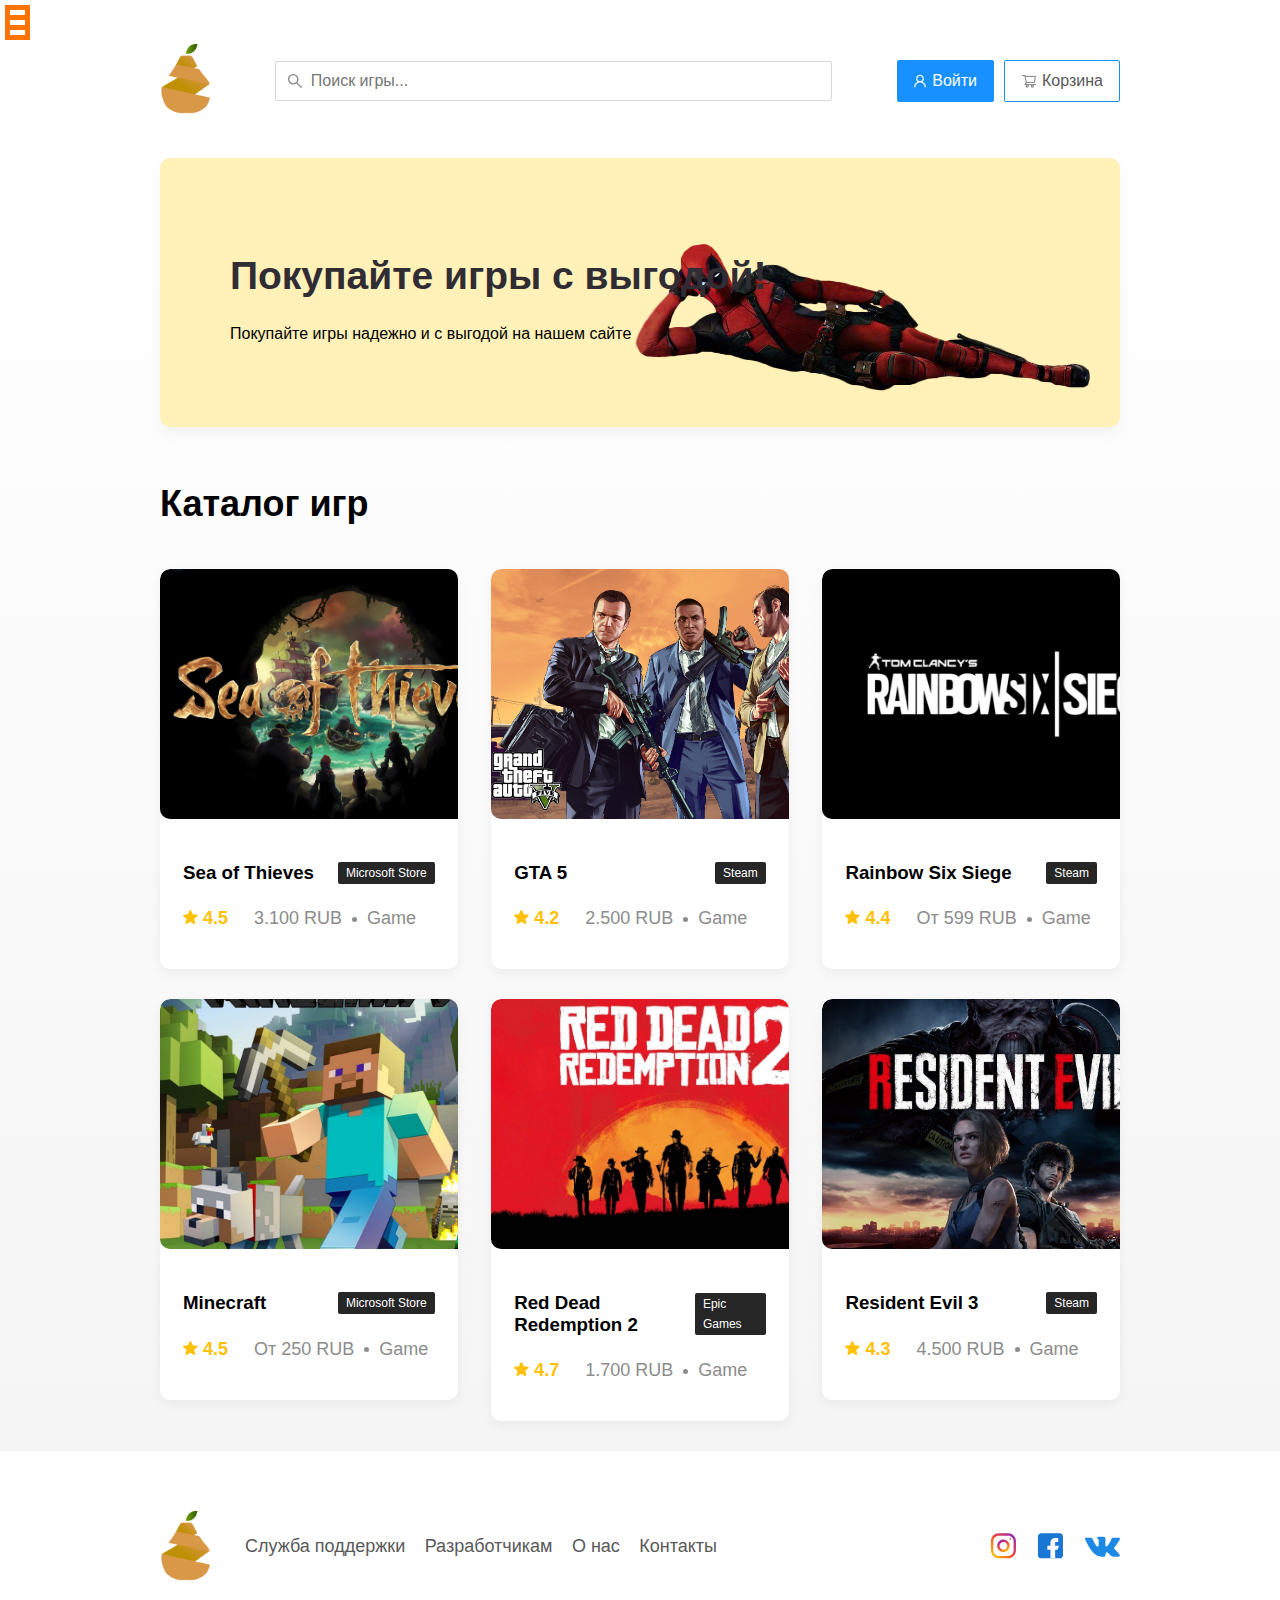
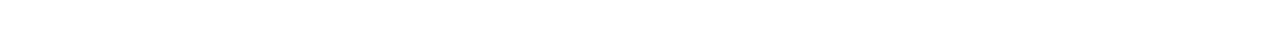
<file: index.html>
<!DOCTYPE html>
<html lang="en">
<head>
    <link rel="stylesheet" href="normalize.css">  
    <link rel="stylesheet" href="style.css">
    <meta charset="UTF-8">
    <meta name="viewport" content="width=device-width, initial-scale=1.0">
    <title>Pear - игровая платформа</title>
    <link href="https://fonts.googleapis.com/css?family=Roboto:400,700&display=swap&subset=cyrillic" rel="stylesheeet" />
</head>
<body>
 <div class="container">
    <header class = "header">
        <input type="checkbox" id="hmt" class="hidden-menu-ticker">
<label class="btn-menu" for="hmt">
  <span class="first"></span>
  <span class="second"></span>
  <span class="third"></span>
</label>
<ul class="hidden-menu">
  <li><a href="#"><div class="menu-text">Главная</div></a></li>  
  <li><a href="news/news.html"><div class="menu-text">Новинки</div></a></li>
  <li><a href="info/info.html"><div class="menu-text">О нас</div></a></li>  
  <li><a href="teh/teh.html"><div class="menu-text">Служба поддержки</div></a></li>
</ul>
        <a href = "#"></href><img src="img\logo.png" alt="Logo" class="logo" /></a>
<input type="text" class="input search-input" placeholder="Поиск игры..."/>
<div class="buttons">
    <button class="button button-primary"><img src="img\Vector.svg" alt="User" class="user"><span class="button-text">Войти</span></button>
    <button class="button button-primary1" id="cart-button">
    <img src = "img\Vector1.svg" alt="" class="bucket">Корзина</button>
</div>
    </header>
    </div>
   <main class="main">
       <div class="container">
        <section class="promo">
            <h1 class="promo-title">Покупайте игры с выгодой!</h1>
            <p class="promo-text">Покупайте игры надежно и с выгодой на нашем сайте</p>
        </section>
        <section class="games">
            <div class = "section-heading">
                <h2 class="section-title">Каталог игр</h2>
            </div>
            <div class="cards">
                <div class="card">
                    <img src="img\seaofthieves.png" alt="Sea of Thieves" class= "card-image">
                    <div class="card-text">
                        <div class="card-heading">
                            <h3 class="title">Sea of Thieves</h3>
                            <span class="card-tag tag">Microsoft Store</span>
                        </div>
                        <div class="card-info">
                            <div class="rating"><img src="img\star.svg" alt="rating" class="star">4.5</div>
    <div class="price">3.100 RUB</div>
        <div class="category">Game</div>
    
     
                            
                        </div>
                        <!-- /card-info -->
                    </div>
                    <!-- /card-text -->
                </div>
                <!-- /card -->
                <div class="card wow fadeInUp" data-wow-delay="0.4s">
                    <img src="img\gta5.jpg" alt="GTA 5" class= "card-image">
                    <div class="card-text">
                        <div class="card-heading">
                            <h3 class="title">GTA 5</h3>
                            <span class="card-tag tag">Steam</span>
                        </div>
                        <div class="card-info">
                            <div class="rating"><img src="img\star.svg" alt="rating" class="star">4.2</div>
    <div class="price">2.500 RUB</div>
        <div class="category">Game</div>
                        </div>
                        <!-- /card-info -->
                    </div>
                    <!-- /card-text -->
                </div>
                <!-- /card -->
                <div class="card wow fadeInUp" data-wow-delay="0.6s">
                    <img src="img\rainbow.jpg" alt="Rainbow Six Siege" class= "card-image">
                    <div class="card-text">
                        <div class="card-heading">
                            <h3 class="title">Rainbow Six Siege</h3>
                            <span class="card-tag tag">Steam</span>
                        </div>
                        <div class="card-info">
                            <div class="rating"><img src="img\star.svg" alt="rating" class="star">4.4</div>
    <div class="price">От 599 RUB</div>
        <div class="category">Game</div>
                        </div>
                        <!-- /card-info -->
                    </div>
                    <!-- /card-text -->
                </div>
                <!-- /card -->
                <div class="card wow fadeInUp" data-wow-delay="0.2s">
                    <img src="img\minecraft.jpg" alt="Minecraft" class= "card-image">
                    <div class="card-text">
                        <div class="card-heading">
                            <h3 class="title">Minecraft</h3>
                            <span class="card-tag tag">Microsoft Store</span>
                        </div>
                        <div class="card-info">
                            <div class="rating"><img src="img\star.svg" alt="rating" class="star">4.5</div>
    <div class="price">От 250 RUB</div>
        <div class="category">Game</div>
                        </div>
                        <!-- /card-info -->
                    </div>
                    <!-- /card-text -->
                </div>
                <!-- /card -->
                <div class="card wow fadeInUp" data-wow-delay="0.4s">
                    <img src="img\red.jpg" alt="Red Dead Redemption 2" class= "card-image">
                    <div class="card-text">
                        <div class="card-heading">
                            <h3 class="title">Red Dead Redemption 2</h3>
                            <span class="card-tag tag">Epic Games</span>
                        </div>
                        <div class="card-info">
                            <div class="rating"><img src="img\star.svg" alt="rating" class="star">4.7</div>
    <div class="price">1.700 RUB</div>
        <div class="category">Game</div>
                        </div>
                        <!-- /card-info -->
                    </div>
                    <!-- /card-text -->
                </div>
                <!-- /card -->
                <div class="card">
                    <img src="img\resident.jpg" alt="Resident Evil 3" class= "card-image">
                    <div class="card-text">
                        <div class="card-heading">
                            <h3 class="title">Resident Evil 3</h3>
                            <span class="card-tag tag">Steam</span>
                        </div>
                        <div class="card-info">
                            <div class="rating"><img src="img\star.svg" alt="rating" class="star">4.3</div>
    <div class="price">4.500 RUB</div>
        <div class="category">Game</div>
            </div>
        </section>
       </div>
   </main> 
   <footer class="footer">
       <div class="container">
           <div class="footer-block">
               <img src="img\logo.png" alt="logo" class="logo footer-logo">
               <nav class="footer-nav">
                   <a href="#" class="footer-link">Служба поддержки</a>
                   <a href="#" class="footer-link">Разработчикам</a>
                   <a href="#" class="footer-link">О нас</a>
                   <a href="#" class="footer-link">Контакты</a>
               </nav>
               <div class="social-links">
                   <a href="#" class="social-links"><img src="img/insta.svg" alt="Instagram"></a>
                   <a href="#" class="social-links"><img src="img/facebook.svg" alt="FaceBook"></a>
                   <a href="#" class="social-links"><img src="img/vk.svg" alt="VKontakte"></a>
               </div>
           </div>
           <!-- /footer-block -->
       </div>
   </footer>
   <div class="modal">
       <div class="modal-dialog">
           <div class="modal-header">
               <h3 class="modal-title">Корзина</h3>
               <button class="close">&times;</button>
           </div>
           <div class="modal-body">
               <div class="row">
                   <span class="name">Sea of Thieves</span>
                   <strong class="price1">3.100 RUB</strong>
                   <div class="counter">
                       <button class="counter-button">-</button>
                       <span class="counter1">0</span>
                       <button class="counter-button">+</button>
                       
                   </div>
                   <!-- /counter -->
               </div>
               <div class="row">
                <span class="name">Sea of Thieves</span>
                <strong class="price1">3.100 RUB</strong>
                <div class="counter">
                    <button class="counter-button">-</button>
                    <span class="counter1">0</span>
                    <button class="counter-button">+</button>
                    
                </div>
                <!-- /counter -->
            </div>
            <div class="row">
                <span class="name">Sea of Thieves</span>
                <strong class="price1">3.100 RUB</strong>
                <div class="counter">
                    <button class="counter-button">-</button>
                    <span class="counter1">0</span>
                    <button class="counter-button">+</button>
                    
                </div>
                <!-- /counter -->
            </div>
            <div class="row">
                <span class="name">Sea of Thieves</span>
                <strong class="price1">3.100 RUB</strong>
                <div class="counter">
                    <button class="counter-button">-</button>
                    <span class="counter1">0</span>
                    <button class="counter-button">+</button>
                    
                </div>
                <!-- /counter -->
            </div>
               <!-- /row -->
           </div>
           <!-- /modal-body -->
           <div class="modal-footer">
<span class="price-tag">12.400 RUB</span>
<div class="footer-buttons">
<button class="button button-primary">Оформить заказ</button>
<button class="button remove">Отмена</button>
</div>
<!-- /footer-buttons -->
           </div>
           <!-- /modal-footer -->
       </div>
       <!-- /modal-dialog -->
   </div>
   <!-- /modal -->
   
   <script async src="https://ajax.googleapis.com/ajax/libs/jquery/3.3.1/jquery.min.js"></script>
   <script src="main.js"></script>
</body>
</html>
</file>
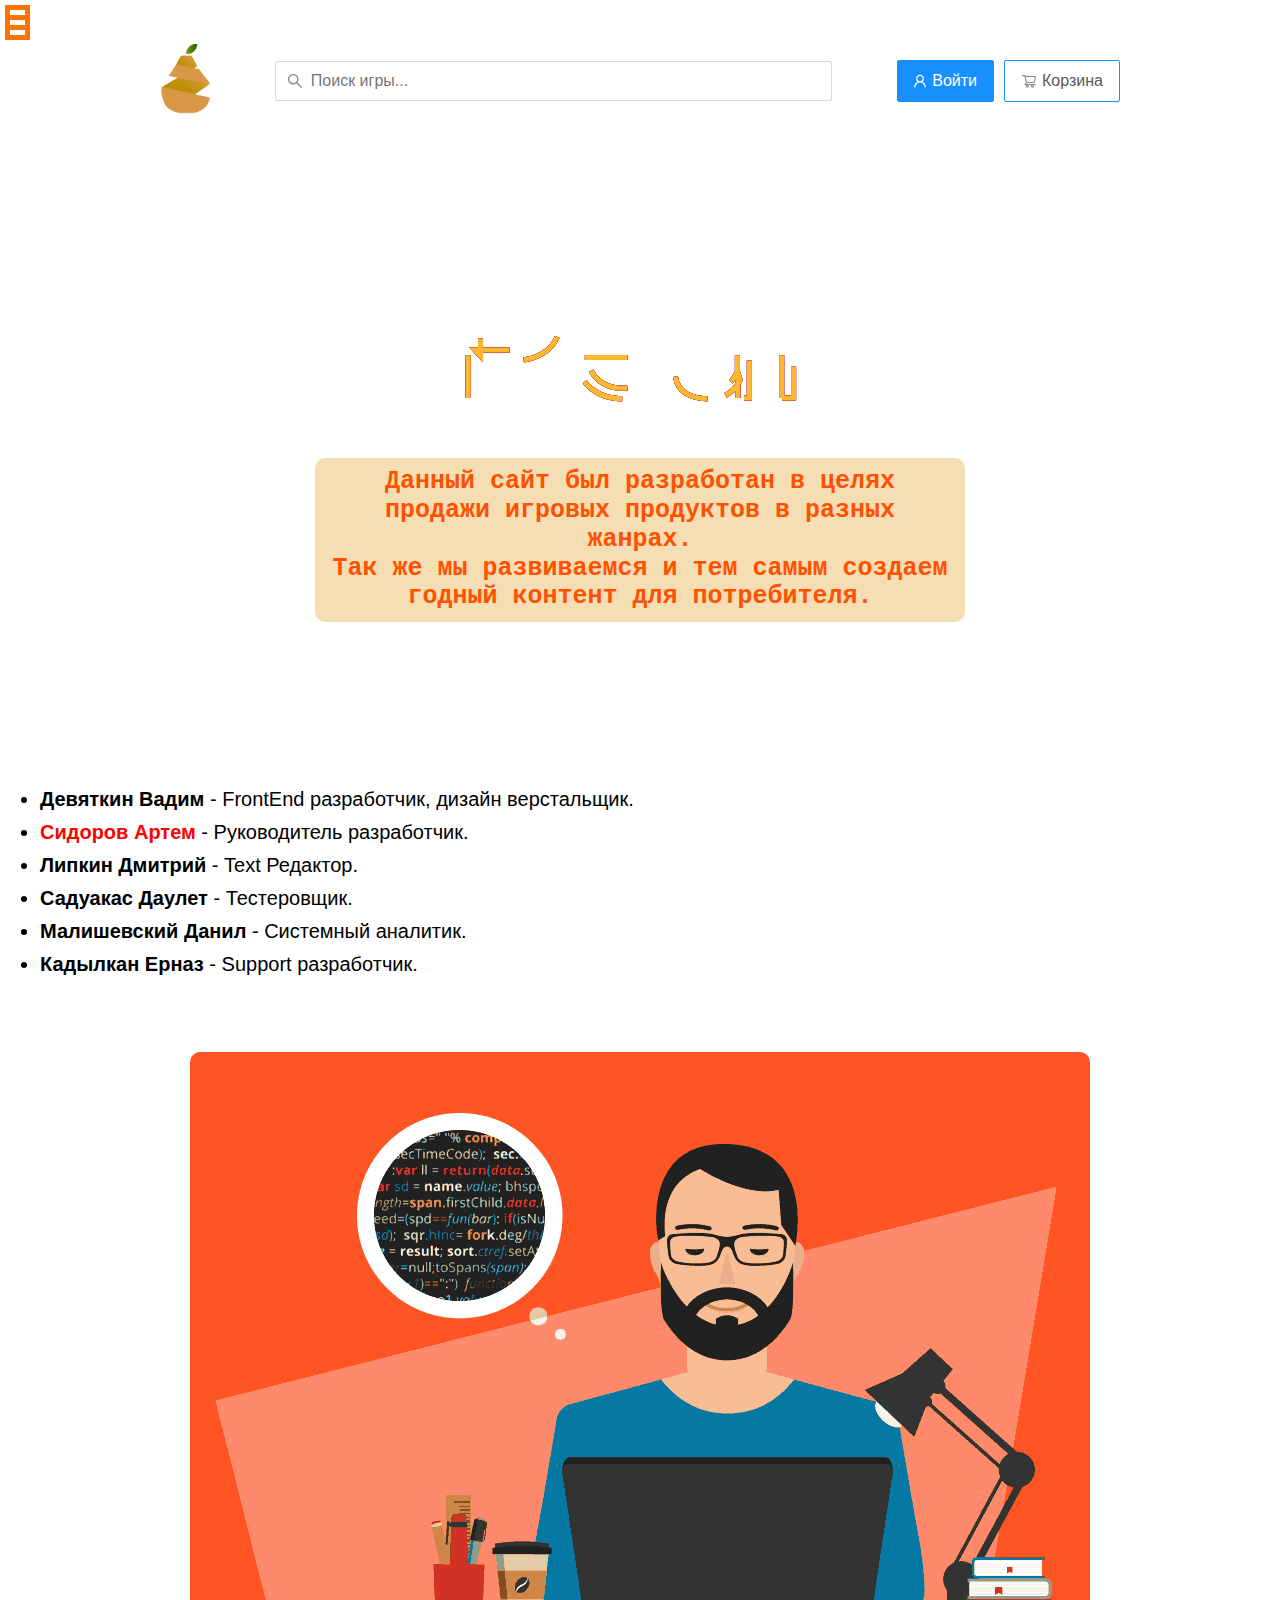
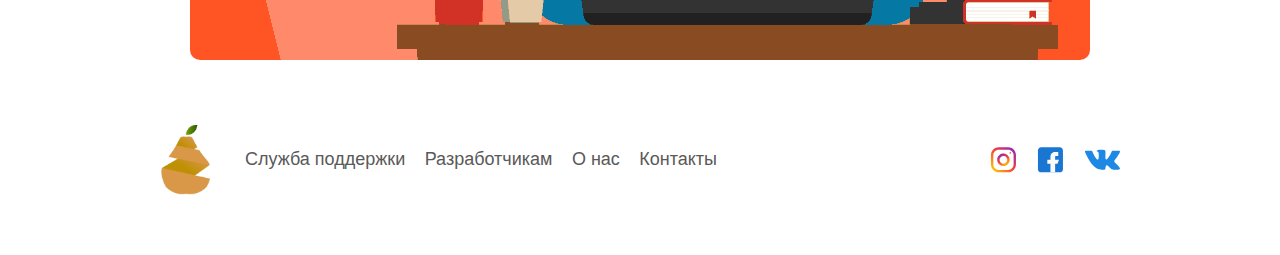
<file: info/info.html>
<!DOCTYPE html>
<html lang="en">
<head>
    <link rel="stylesheet" href="../normalize.css">
    <link rel="stylesheet" href="info.css">
    <meta charset="UTF-8">
    <meta name="viewport" content="width=device-width, initial-scale=1.0">
    <title>Pear - О нас</title>
    <link href="https://fonts.googleapis.com/css?family=Roboto:400,700&display=swap&subset=cyrillic" rel="stylesheeet" />
</head>
<body>
    <div class="container">
        <header class = "header">
            <input type="checkbox" id="hmt" class="hidden-menu-ticker">
    <label class="btn-menu" for="hmt">
      <span class="first"></span>
      <span class="second"></span>
      <span class="third"></span>
    </label>
    <ul class="hidden-menu">
      <li><a href="#"><div class="menu-text">Главная</div></a></li>  
      <li><a href="../news/news.html"><div class="menu-text">Новинки</div></a></li>
      <li><a href="info.html"><div class="menu-text">О нас</div></a></li>  
      <li><a href="../teh/teh.html"><div class="menu-text">Служба поддержки</div></a></li>
    </ul>
            <a href = "#"></href><img src="..\img\logo.png" alt="Logo" class="logo" /></a>
    <input type="text" class="input search-input" placeholder="Поиск игры..."/>
    <div class="buttons">
        <button class="button button-primary"><img src="..\img\Vector.svg" alt="User" class="user"><span class="button-text">Войти</span></button>
        <button class="button button-primary1" id="cart-button">
        <img src = "..\img\Vector1.svg" alt="" class="bucket">Корзина</button>
    </div>
        </header>
        </div>
        <svg viewBox="0 0 960 300">
            <symbol id="s-text">
                <text text-anchor="middle" x="50%" y="80%">Pear</text>
            </symbol>
        
            <g class = "g-ants">
                <use xlink:href="#s-text" class="text-copy"></use>
                <use xlink:href="#s-text" class="text-copy"></use>
                <use xlink:href="#s-text" class="text-copy"></use>
                <use xlink:href="#s-text" class="text-copy"></use>
                <use xlink:href="#s-text" class="text-copy"></use>
            </g>
        </svg>
<div class="info"><span id="bubble">Данный сайт был разработан в целях продажи игровых продуктов в разных жанрах. <br>Так же мы развиваемся и тем самым создаем годный контент для потребителя.</span></div>
       <div class="man">
           <ul>
               <li class="man1"><b>Девяткин Вадим</b> - FrontEnd разработчик, дизайн верстальщик.</li>
               <li class="man1"><b class="ruk">Сидоров Артем</b> - Руководитель разработчик.</li>
               <li class="man1"><b>Липкин Дмитрий</b> - Text Редактор.</li>
               <li class="man1"><b>Садуакас Даулет</b> - Тестеровщик.</li>
               <li class="man1"><b>Малишевский Данил</b> - Системный аналитик.</li>
               <li class="man1"><b>Кадылкан Ерназ</b> - Support разработчик.</li>
           </ul>
       </div>
      <center><img src="../img/proger.gif" alt="proger" class="proger"></center>
<footer class="footer">
            <div class="container">
                <div class="footer-block">
                    <img src="..\img\logo.png" alt="logo" class="logo footer-logo">
                    <nav class="footer-nav">
                        <a href="#" class="footer-link">Служба поддержки</a>
                        <a href="#" class="footer-link">Разработчикам</a>
                        <a href="#" class="footer-link">О нас</a>
                        <a href="#" class="footer-link">Контакты</a>
                    </nav>
                    <div class="social-links">
                        <a href="#" class="social-links"><img src="../img/insta.svg" alt="Instagram"></a>
                        <a href="#" class="social-links"><img src="../img/facebook.svg" alt="FaceBook"></a>
                        <a href="#" class="social-links"><img src="../img/vk.svg" alt="VKontakte"></a>
                    </div>
                </div>
                <!-- /footer-block -->
            </div>
        </footer>
        <div class="modal">
            <div class="modal-dialog">
                <div class="modal-header">
                    <h3 class="modal-title">Корзина</h3>
                    <button class="close">&times;</button>
                </div>
                <div class="modal-body">
                    <div class="row">
                        <span class="name">Sea of Thieves</span>
                        <strong class="price1">3.100 RUB</strong>
                        <div class="counter">
                            <button class="counter-button">-</button>
                            <span class="counter1">0</span>
                            <button class="counter-button">+</button>
                            
                        </div>
                        <!-- /counter -->
                    </div>
                    <div class="row">
                     <span class="name">Sea of Thieves</span>
                     <strong class="price1">3.100 RUB</strong>
                     <div class="counter">
                         <button class="counter-button">-</button>
                         <span class="counter1">0</span>
                         <button class="counter-button">+</button>
                         
                     </div>
                     <!-- /counter -->
                 </div>
                 <div class="row">
                     <span class="name">Sea of Thieves</span>
                     <strong class="price1">3.100 RUB</strong>
                     <div class="counter">
                         <button class="counter-button">-</button>
                         <span class="counter1">0</span>
                         <button class="counter-button">+</button>
                         
                     </div>
                     <!-- /counter -->
                 </div>
                 <div class="row">
                     <span class="name">Sea of Thieves</span>
                     <strong class="price1">3.100 RUB</strong>
                     <div class="counter">
                         <button class="counter-button">-</button>
                         <span class="counter1">0</span>
                         <button class="counter-button">+</button>
                         
                     </div>
                     <!-- /counter -->
                 </div>
                    <!-- /row -->
                </div>
                <!-- /modal-body -->
                <div class="modal-footer">
     <span class="price-tag">12.400 RUB</span>
     <div class="footer-buttons">
     <button class="button button-primary">Оформить заказ</button>
     <button class="button remove">Отмена</button>
     </div>
     <!-- /footer-buttons -->
                </div>
                <!-- /modal-footer -->
            </div>
            <!-- /modal-dialog -->
        </div>
        <!-- /modal -->
        <script async src="https://ajax.googleapis.com/ajax/libs/jquery/3.3.1/jquery.min.js"></script>
    <script src="info.js"></script>
</body>
</html>
</file>
<file: style.css>
* {
  text-decoration: none;
  box-sizing: border-box;
}
body {
  padding-top: 44px;
  font-family: "Roboto", sans-serif;
}

.container {
  max-width: 1200px;
  margin: auto;
}
.header {
  display: flex;
  align-items: center;
  justify-content: space-between;

  margin-bottom: 40px;
}
.search-input {
  background: #ffffff;
  border: 1px solid #d9d9d9;
  box-sizing: border-box;
  border-radius: 2px;
  height: 40px;
  flex: 0.8;
  font-size: 16px;
  line-height: 24px;
  background-repeat: no-repeat;
  background-image: url(../img/search.svg);
  background-position: left 11px center;
  padding-left: 35px;
}
.buttons {
  display: flex;
  align-items: center;
}
.button {
  cursor: pointer;
  display: flex;
  align-items: center;
  padding: 8px 16px;
  background: #ffffff;
  box-sizing: border-box;
  box-shadow: 0px 0px 2px rgba(0, 0, 0, 0.0015);
  border-radius: 2px;
  color: #595959;
  font-size: 16px;
  line-height: 24px;
}
.button-primary {
  background: #1890ff;
  border: 1px solid #1890ff;
  color: #fff;
  margin-right: 10px;
}
.button-primary1 {
  display: flex;
  align-items: center;
  border: 1px solid #1890ff;
}
.user {
  margin-right: 6px;
  vertical-align: middle;
}
.button-text {
  vertical-align: middle;
}
.logo {
    animation: rotead 2s infinite ease-in-out;
  height: 70px;
  width: 50px;
}
@keyframes rotead {
    0%
    {
transform: perspective(800px) rotateY(0deg);
    }
   100% {
transform: perspective(800px) rotateY(-360deg);
   }
}
.bucket {
  margin-right: 6px;
  vertical-align: middle;
}
.promo {
  box-shadow: 0px 7px 12px rgba(158, 158, 163, 0.1);
  background: #fff1b8 url("../img/icon.png") no-repeat top right;
  background-size: contain;
  border-radius: 10px;
  background-position: fixed;
  padding: 68px 70px;
  margin-bottom: 56px;
}
.category,
.price {
  font-size: 14px;
}
.promo-text {
  max-width: 538;
}
.promo-title {
  font-style: normal;
  font-weight: bold;
  font-size: 39px;
  line-height: 46px;
  color: #302c34;
}
.section-heading {
  display: flex;
  align-items: center;
  justify-content: space-between;
  margin-bottom: 44px;
}
.section-title {
  font-style: normal;
  font-weight: bold;
  font-size: 36px;
  line-height: 42px;
  color: #000000;
  margin: 0;
}
.card {
  background: #ffffff;
  box-shadow: 0px 4px 12px rgba(0, 0, 0, 0.05);
  border-radius: 10px;
  overflow: hidden;
  margin-bottom: 30px;
  flex-basis: 31%;
}
.cards {
  display: flex;
  align-items: flex-start;
  flex-wrap: wrap;
  justify-content: space-between;
}
.card-image {
  height: 250px;
  width: 384px;
  object-fit: cover;
  border-radius: 10px;
}
.card-text {
  padding-top: 20px;
  padding-bottom: 35px;
  padding-left: 23px;
  padding-right: 23px;
}

.card-heading {
  display: flex;
  align-items: center;
  justify-content: space-between;
}
.card-title {
  margin: 0;
  font-style: normal;
  font-weight: bold;
  font-size: 24px;
  line-height: 32px;
}
.card-tag {
  font-style: normal;
  font-weight: normal;
  font-size: 12px;
  line-height: 20px;
  color: #ffffff;
  background: #262626;
  border-radius: 2px;
  padding: 1px 8px;
}
.card-info {
  display: flex;
  align-items: center;
}
.rating {
  margin-right: 26px;
  color: #ffc107;
  font-weight: bold;
  font-size: 18px;
  line-height: 32px;
}
.price,
.category {
  color: #8c8c8c;
  font-size: 18px;
  line-height: 32px;
}
.price {
  margin-right: 10px;
}
.price::after {
  content: "";
  width: 5px;
  height: 5px;
  background-color: #8c8c8c;
  display: inline-block;
  vertical-align: middle;
  border-radius: 50%;
  margin-left: 10px;
}
.star {
  margin-right: 5px;
}
.main {
  background: linear-gradient(
    180deg,
    rgba(245, 245, 245, 0) 1.04%,
    #f5f5f5 100%
  );
}
.footer-block {
  display: flex;
  align-items: center;
  justify-content: space-between;
}
.footer-nav {
  margin-right: auto;
  margin-left: 35px;
}
.footer {
  padding: 60px 0;
}
.footer-link {
  display: inline-block;
  color: #595959;
  font-style: normal;
  font-weight: normal;
  font-size: 18px;
  line-height: 21px;
}
.footer-link:not(:last-child) {
  margin-right: 15px;
}
.social-links {
  display: flex;
  align-items: center;
}
.social-links:not(:last-child) {
  margin-right: 21px;
}
.modal {
  position: fixed;
  left: 0;
  top: 0;
  width: 100%;
  height: 100%;
  background: rgba(0, 0, 0, 0.4);
  display: none;
}
.is-open {
  display: flex;
}
.modal-dialog {
  max-width: 780px;
  width: 95%;
  background: white;
  border-radius: 5px;
  margin: auto;
  padding: 40px 45px;
}
.modal-header {
  display: flex;
  align-items: center;
  justify-content: space-between;
  margin-bottom: 45px;
}
.row {
  padding-bottom: 8px;
  border-bottom: 1px solid #d9d9d9;
  display: flex;
  align-items: flex-start;
  justify-content: space-between;
  margin-bottom: 15px;
}
.name {
  font-weight: normal;
  font-style: 18px;
  line-height: 32px;
}
.price1 {
  margin-left: auto;
  margin-right: 47px;
  font-weight: bold;
  font-size: 20px;
  line-height: 32px;
}
.counter {
  display: flex;
  align-items: center;
}
.counter1 {
  font-size: 16px;
  line-height: 24px;
  margin-left: 10px;
  margin-right: 10px;
}
.counter-button {
  width: 39px;
  height: 32px;
  display: flex;
  align-items: center;
  justify-content: center;
  background: white;
  border: 1px solid #40a9ff;
  box-sizing: border-box;
  border-radius: 2px;
  font-weight: normal;
  font-size: 14px;
  line-height: 22px;
  color: #40a9ff;
}
.remove {
  cursor: pointer;
  background: #262626;
  border-radius: 5px;
  color: white;
  padding: 10px 20px;
  font-size: 20px;
  line-height: 23px;
  display: flex;
}
.close {
  cursor: pointer;
  font-size: 36px;
  border: none;
  background-color: transparent;
}

.modal-title {
  margin: 0;
  font-weight: bold;
  font-size: 36px;
  line-height: 42px;
}
.modal-footer {
  display: flex;
  align-items: center;
  justify-content: space-between;
}
.price-tag {
  background: #262626;
  border-radius: 5px;
  color: white;
  padding: 15px 20px;
  font-size: 20px;
  line-height: 23px;
}
.footer-buttons {
  display: flex;
  align-items: center;
}
.modal-body {
  margin-bottom: 52px;
}
@media (max-width: 1366px) {
  .container {
    max-width: 960px;
  }
}
@media (max-width: 992px) {
  .container {
    max-width: 750px;
  }
  .promo {
    padding: 50px;
    background-size: 500px;
    background-position: center right -200px;
  }
  .promo-text {
    font-size: 18px;
    max-width: 400px;
  }
  .card {
    flex-basis: 49%;
  }
  .footer-link {
    font-size: 16px;
  }
}
@media (max-width: 768px) {
  .container {
    max-width: 560px;
  }
  .card-info {
    flex-wrap: wrap;
  }
  .rating {
    flex-basis: 100%;
  }
  .card-title {
    font-size: 18px;
  }
  .promo {
    background-size: 400px;
    background-position: bottom 50px right -200px;
  }
  .promo-title {
    font-size: 24px;
    line-height: 1.4;
  }
  .promo-text {
    margin-top: 0;
  }
}
@media (max-width: 578px) {
  .container {
    width: 90%;
  }
  .header {
    flex-wrap: wrap;
  }
  .search-input {
    margin-top: 15px;
    order: 5;
    flex: 1;
  }
  .promo {
    background-image: none;
  }
  .promo-title {
    margin-bottom: 10px;
  }
  .section-title {
    font-size: 20px;
  }
  .card {
    flex-basis: 100%;
  }
  .card-image {
    width: 100%;
  }
  .footer {
    padding: 30px 0;
  }
  .footer-block {
    align-items: flex-end;
  }
  .footer-nav {
    margin-right: 0;
    margin-left: 0;
    order: 0;
    display: flex;
    flex-direction: column;
  }
  .footer-logo {
    margin-right: 15px;
    order: 1;
  }
  .social-links {
    order: 2;
  }
}
@media (max-width: 480px) {
  .section-heading {
    flex-wrap: wrap;
  }
  .button-text {
    display: none;
  }
  .button {
    min-height: 40px;
  }
  .promo {
    padding: 20px;
  }
  .footer-block {
    flex-wrap: wrap;
    flex-direction: column;
    align-items: center;
  }
  .footer-logo {
    order: 0;
    margin-bottom: 20px;
  }
  .footer-nav {
    margin-bottom: 20px;
    text-align: center;
  }
  .footer-link:not(:last-child) {
    margin-right: 0;
  }
}
::-webkit-scrollbar-button {
  background-image: url("");
  background-repeat: no-repeat;
  width: 5px;
  height: 0px;
}

::-webkit-scrollbar-track {
  background-color: #ecedee;
}

::-webkit-scrollbar-thumb {
  -webkit-border-radius: 0px;
  border-radius: 0px;
  background-color: #6dc0c8;
}

::-webkit-scrollbar-thumb:hover {
  background-color: #56999f;
}

::-webkit-resizer {
  background-image: url("");
  background-repeat: no-repeat;
  width: 4px;
  height: 0px;
}

::-webkit-scrollbar {
  width: 7px;
}
.hidden-menu {
  display: block;
  position: fixed;
  list-style: none;
  padding: 10px;
  margin: 0;
  box-sizing: border-box;
  width: 200px;
  background-color: rgba(124, 117, 113, 0.9);
  height: 100%;
  top: 0;
  left: -200px;
  transition: left 0.2s;
  z-index: 2;
  -webkit-transform: translateZ(0);
  -webkit-backface-visibility: hidden;
}
.hidden-menu-ticker {
  display: none;
}
.btn-menu {
  color: #fff;
  background-color: rgb(255, 115, 0);
  padding: 5px;
  position: fixed;
  top: 5px;
  left: 5px;
  cursor: pointer;
  transition: left 0.23s;
  z-index: 3;
  width: 25px;
  -webkit-transform: translateZ(0);
  -webkit-backface-visibility: hidden;
}
.btn-menu span {
  display: block;
  height: 5px;
  background-color: #fff;
  margin: 5px 0 0;
  transition: all 0.1s linear 0.23s;
  position: relative;
}
.btn-menu span.first {
  margin-top: 0;
}
.hidden-menu-ticker:checked ~ .btn-menu {
  left: 160px;
}
.hidden-menu-ticker:checked ~ .hidden-menu {
  left: 0;
}
.hidden-menu-ticker:checked ~ .btn-menu span.first {
  -webkit-transform: rotate(45deg);
  top: 10px;
}
.hidden-menu-ticker:checked ~ .btn-menu span.second {
  opacity: 0;
}
.hidden-menu-ticker:checked ~ .btn-menu span.third {
  -webkit-transform: rotate(-45deg);
  top: -10px;
}
.menu-text {
  text-decoration: none;
  margin-bottom: 35px;
  margin-top: 45px;
  color: rgb(255, 115, 0);
  font-size: 25px;
  font-weight: normal;
  font-style: 18px;
  line-height: 32px;
  text-align: center;
}
.menu-text:hover {
font-size: 30px;
background-color: rgba(124, 117, 113, 0.6);


}
</file>
<file: info/info.css>
@import url(https://fonts.googleapis.com/css?family=Montserrat);
svg {
  display: block;
  font: 10.5em 'Montserrat';
  width: 960px;
  height: 300px;
  margin: 0 auto;
}
.middle {
  padding-bottom: 50px;
}
.text-copy {
  fill: none;
  stroke: white;
  stroke-dasharray: 6% 29%;
  stroke-width: 5px;
  stroke-dashoffset: 0%;
  animation: stroke-offset 5.5s infinite linear;
}

.text-copy:nth-child(1){
  stroke: #4D163D;
  animation-delay: -1;
}

.text-copy:nth-child(2){
  stroke: #840037;
  animation-delay: -2s;
}

.text-copy:nth-child(3){
  stroke: #BD0034;
  animation-delay: -3s;
}

.text-copy:nth-child(4){
  stroke: #BD0034;
  animation-delay: -4s;
}

.text-copy:nth-child(5){
  stroke: #FDB731;
  animation-delay: -5s;
}

@keyframes stroke-offset{
  100% {stroke-dashoffset: -35%;}
}
* {
    text-decoration: none;
    box-sizing: border-box;
  }
  body {
    padding-top: 44px;
    font-family: "Roboto", sans-serif;
  }
  .info {
    text-align: center;
    padding: 10px;
    background-color: wheat;
    border-radius: 10px;
    max-width: 650px;
    margin: auto;
  }
  .proger {
    
   border-radius: 10px;
  }
  .ruk {
    color: red;
  }
  .man {
    padding-top: 150px;
    padding-bottom: 50px;
  }
  .man1 {
    font-size: 20px;
    padding-bottom: 10px;
  }
  #bubble {
    font-size: 25px;
  font-family: Comic Sans MS, Verdana, monospace;
  font-weight: bold;
    color: rgb(255, 81, 0);
  }
  .container {
    max-width: 1200px;
    margin: auto;
  }
  .header {
    display: flex;
    align-items: center;
    justify-content: space-between;
  
    margin-bottom: 40px;
  }
  .search-input {
    background: #ffffff;
    border: 1px solid #d9d9d9;
    box-sizing: border-box;
    border-radius: 2px;
    height: 40px;
    flex: 0.8;
    font-size: 16px;
    line-height: 24px;
    background-repeat: no-repeat;
    background-image: url(../img/search.svg);
    background-position: left 11px center;
    padding-left: 35px;
  }
  .buttons {
    display: flex;
    align-items: center;
  }
  .button {
    cursor: pointer;
    display: flex;
    align-items: center;
    padding: 8px 16px;
    background: #ffffff;
    box-sizing: border-box;
    box-shadow: 0px 0px 2px rgba(0, 0, 0, 0.0015);
    border-radius: 2px;
    color: #595959;
    font-size: 16px;
    line-height: 24px;
  }
  .button-primary {
    background: #1890ff;
    border: 1px solid #1890ff;
    color: #fff;
    margin-right: 10px;
  }
  .button-primary1 {
    display: flex;
    align-items: center;
    border: 1px solid #1890ff;
  }
  .user {
    margin-right: 6px;
    vertical-align: middle;
  }
  .button-text {
    vertical-align: middle;
  }
  .logo {
      animation: rotead 2s infinite ease-in-out;
    height: 70px;
    width: 50px;
  }
  @keyframes rotead {
      0%
      {
  transform: perspective(800px) rotateY(0deg);
      }
     100% {
  transform: perspective(800px) rotateY(-360deg);
     }
  }
  .bucket {
    margin-right: 6px;
    vertical-align: middle;
  }
  .promo {
    box-shadow: 0px 7px 12px rgba(158, 158, 163, 0.1);
    background: #fff1b8 url("../img/icon.png") no-repeat top right;
    background-size: contain;
    border-radius: 10px;
    background-position: fixed;
    padding: 68px 70px;
    margin-bottom: 56px;
  }
  .category,
  .price {
    font-size: 14px;
  }
  .promo-text {
    max-width: 538;
  }
  .promo-title {
    font-style: normal;
    font-weight: bold;
    font-size: 39px;
    line-height: 46px;
    color: #302c34;
  }
  .section-heading {
    display: flex;
    align-items: center;
    justify-content: space-between;
    margin-bottom: 44px;
  }
  .section-title {
    font-style: normal;
    font-weight: bold;
    font-size: 36px;
    line-height: 42px;
    color: #000000;
    margin: 0;
  }
  .card {
    background: #ffffff;
    box-shadow: 0px 4px 12px rgba(0, 0, 0, 0.05);
    border-radius: 10px;
    overflow: hidden;
    margin-bottom: 30px;
    flex-basis: 31%;
  }
  .cards {
    display: flex;
    align-items: flex-start;
    flex-wrap: wrap;
    justify-content: space-between;
  }
  .card-image {
    height: 250px;
    width: 384px;
    object-fit: cover;
    border-radius: 10px;
  }
  .card-text {
    padding-top: 20px;
    padding-bottom: 35px;
    padding-left: 23px;
    padding-right: 23px;
  }
  .card-heading {
    display: flex;
    align-items: center;
    justify-content: space-between;
  }
  .card-title {
    margin: 0;
    font-style: normal;
    font-weight: bold;
    font-size: 24px;
    line-height: 32px;
  }
  .card-tag {
    font-style: normal;
    font-weight: normal;
    font-size: 12px;
    line-height: 20px;
    color: #ffffff;
    background: #262626;
    border-radius: 2px;
    padding: 1px 8px;
  }
  .card-info {
    display: flex;
    align-items: center;
  }
  .rating {
    margin-right: 26px;
    color: #ffc107;
    font-weight: bold;
    font-size: 18px;
    line-height: 32px;
  }
  .price,
  .category {
    color: #8c8c8c;
    font-size: 18px;
    line-height: 32px;
  }
  .price {
    margin-right: 10px;
  }
  .price::after {
    content: "";
    width: 5px;
    height: 5px;
    background-color: #8c8c8c;
    display: inline-block;
    vertical-align: middle;
    border-radius: 50%;
    margin-left: 10px;
  }
  .star {
    margin-right: 5px;
  }
  .main {
    background: linear-gradient(
      180deg,
      rgba(245, 245, 245, 0) 1.04%,
      #f5f5f5 100%
    );
  }
  .footer-block {
    display: flex;
    align-items: center;
    justify-content: space-between;
  }
  .footer-nav {
    margin-right: auto;
    margin-left: 35px;
  }
  .footer {
    padding: 60px 0;
  }
  .footer-link {
    display: inline-block;
    color: #595959;
    font-style: normal;
    font-weight: normal;
    font-size: 18px;
    line-height: 21px;
  }
  .footer-link:not(:last-child) {
    margin-right: 15px;
  }
  .social-links {
    display: flex;
    align-items: center;
  }
  .social-links:not(:last-child) {
    margin-right: 21px;
  }
  .modal {
    position: fixed;
    left: 0;
    top: 0;
    width: 100%;
    height: 100%;
    background: rgba(0, 0, 0, 0.4);
    display: none;
  }
  .is-open {
    display: flex;
  }
  .modal-dialog {
    max-width: 780px;
    width: 95%;
    background: white;
    border-radius: 5px;
    margin: auto;
    padding: 40px 45px;
  }
  .modal-header {
    display: flex;
    align-items: center;
    justify-content: space-between;
    margin-bottom: 45px;
  }
  .row {
    padding-bottom: 8px;
    border-bottom: 1px solid #d9d9d9;
    display: flex;
    align-items: flex-start;
    justify-content: space-between;
    margin-bottom: 15px;
  }
  .name {
    font-weight: normal;
    font-style: 18px;
    line-height: 32px;
  }
  .price1 {
    margin-left: auto;
    margin-right: 47px;
    font-weight: bold;
    font-size: 20px;
    line-height: 32px;
  }
  .counter {
    display: flex;
    align-items: center;
  }
  .counter1 {
    font-size: 16px;
    line-height: 24px;
    margin-left: 10px;
    margin-right: 10px;
  }
  .counter-button {
    width: 39px;
    height: 32px;
    display: flex;
    align-items: center;
    justify-content: center;
    background: white;
    border: 1px solid #40a9ff;
    box-sizing: border-box;
    border-radius: 2px;
    font-weight: normal;
    font-size: 14px;
    line-height: 22px;
    color: #40a9ff;
  }
  .remove {
    cursor: pointer;
    background: #262626;
    border-radius: 5px;
    color: white;
    padding: 10px 20px;
    font-size: 20px;
    line-height: 23px;
    display: flex;
  }
  .close {
    cursor: pointer;
    font-size: 36px;
    border: none;
    background-color: transparent;
  }
  
  .modal-title {
    margin: 0;
    font-weight: bold;
    font-size: 36px;
    line-height: 42px;
  }
  .modal-footer {
    display: flex;
    align-items: center;
    justify-content: space-between;
  }
  .price-tag {
    background: #262626;
    border-radius: 5px;
    color: white;
    padding: 15px 20px;
    font-size: 20px;
    line-height: 23px;
  }
  .footer-buttons {
    display: flex;
    align-items: center;
  }
  .modal-body {
    margin-bottom: 52px;
  }
  @media (max-width: 1366px) {
    .container {
      max-width: 960px;
    }
  }
  @media (max-width: 992px) {
    .container {
      max-width: 750px;
    }
    .promo {
      padding: 50px;
      background-size: 500px;
      background-position: center right -200px;
    }
    .promo-text {
      font-size: 18px;
      max-width: 400px;
    }
    .card {
      flex-basis: 49%;
    }
    .footer-link {
      font-size: 16px;
    }
  }
  @media (max-width: 768px) {
    .container {
      max-width: 560px;
    }
    .card-info {
      flex-wrap: wrap;
    }
    .rating {
      flex-basis: 100%;
    }
    .card-title {
      font-size: 18px;
    }
    .promo {
      background-size: 400px;
      background-position: bottom 50px right -200px;
    }
    .promo-title {
      font-size: 24px;
      line-height: 1.4;
    }
    .promo-text {
      margin-top: 0;
    }
  }
  @media (max-width: 578px) {
    .container {
      width: 90%;
    }
    .header {
      flex-wrap: wrap;
    }
    .search-input {
      margin-top: 15px;
      order: 5;
      flex: 1;
    }
    .promo {
      background-image: none;
    }
    .promo-title {
      margin-bottom: 10px;
    }
    .section-title {
      font-size: 20px;
    }
    .card {
      flex-basis: 100%;
    }
    .card-image {
      width: 100%;
    }
    .footer {
      padding: 30px 0;
    }
    .footer-block {
      align-items: flex-end;
    }
    .footer-nav {
      margin-right: 0;
      margin-left: 0;
      order: 0;
      display: flex;
      flex-direction: column;
    }
    .footer-logo {
      margin-right: 15px;
      order: 1;
    }
    .social-links {
      order: 2;
    }
  }
  @media (max-width: 480px) {
    .section-heading {
      flex-wrap: wrap;
    }
    .button-text {
      display: none;
    }
    .button {
      min-height: 40px;
    }
    .promo {
      padding: 20px;
    }
    .footer-block {
      flex-wrap: wrap;
      flex-direction: column;
      align-items: center;
    }
    .footer-logo {
      order: 0;
      margin-bottom: 20px;
    }
    .footer-nav {
      margin-bottom: 20px;
      text-align: center;
    }
    .footer-link:not(:last-child) {
      margin-right: 0;
    }
  }
  ::-webkit-scrollbar-button {
    background-image: url("");
    background-repeat: no-repeat;
    width: 5px;
    height: 0px;
  }
  
  ::-webkit-scrollbar-track {
    background-color: #ecedee;
  }
  
  ::-webkit-scrollbar-thumb {
    -webkit-border-radius: 0px;
    border-radius: 0px;
    background-color: #6dc0c8;
  }
  
  ::-webkit-scrollbar-thumb:hover {
    background-color: #56999f;
  }
  
  ::-webkit-resizer {
    background-image: url("");
    background-repeat: no-repeat;
    width: 4px;
    height: 0px;
  }
  
  ::-webkit-scrollbar {
    width: 7px;
  }
  .hidden-menu {
    display: block;
    position: fixed;
    list-style: none;
    padding: 10px;
    margin: 0;
    box-sizing: border-box;
    width: 200px;
    background-color: rgba(124, 117, 113, 0.9);
    height: 100%;
    top: 0;
    left: -200px;
    transition: left 0.2s;
    z-index: 2;
    -webkit-transform: translateZ(0);
    -webkit-backface-visibility: hidden;
  }
  .hidden-menu-ticker {
    display: none;
  }
  .btn-menu {
    color: #fff;
    background-color: rgb(255, 115, 0);
    padding: 5px;
    position: fixed;
    top: 5px;
    left: 5px;
    cursor: pointer;
    transition: left 0.23s;
    z-index: 3;
    width: 25px;
    -webkit-transform: translateZ(0);
    -webkit-backface-visibility: hidden;
  }
  .btn-menu span {
    display: block;
    height: 5px;
    background-color: #fff;
    margin: 5px 0 0;
    transition: all 0.1s linear 0.23s;
    position: relative;
  }
  .btn-menu span.first {
    margin-top: 0;
  }
  .hidden-menu-ticker:checked ~ .btn-menu {
    left: 160px;
  }
  .hidden-menu-ticker:checked ~ .hidden-menu {
    left: 0;
  }
  .hidden-menu-ticker:checked ~ .btn-menu span.first {
    -webkit-transform: rotate(45deg);
    top: 10px;
  }
  .hidden-menu-ticker:checked ~ .btn-menu span.second {
    opacity: 0;
  }
  .hidden-menu-ticker:checked ~ .btn-menu span.third {
    -webkit-transform: rotate(-45deg);
    top: -10px;
  }
  .menu-text {
    text-decoration: none;
    margin-bottom: 35px;
    margin-top: 45px;
    color: rgb(255, 115, 0);
    font-size: 25px;
    font-weight: normal;
    font-style: 18px;
    line-height: 32px;
    text-align: center;
  }
  .menu-text:hover {
  font-size: 30px;
  background-color: rgba(124, 117, 113, 0.6);
  
  
  }
</file>
